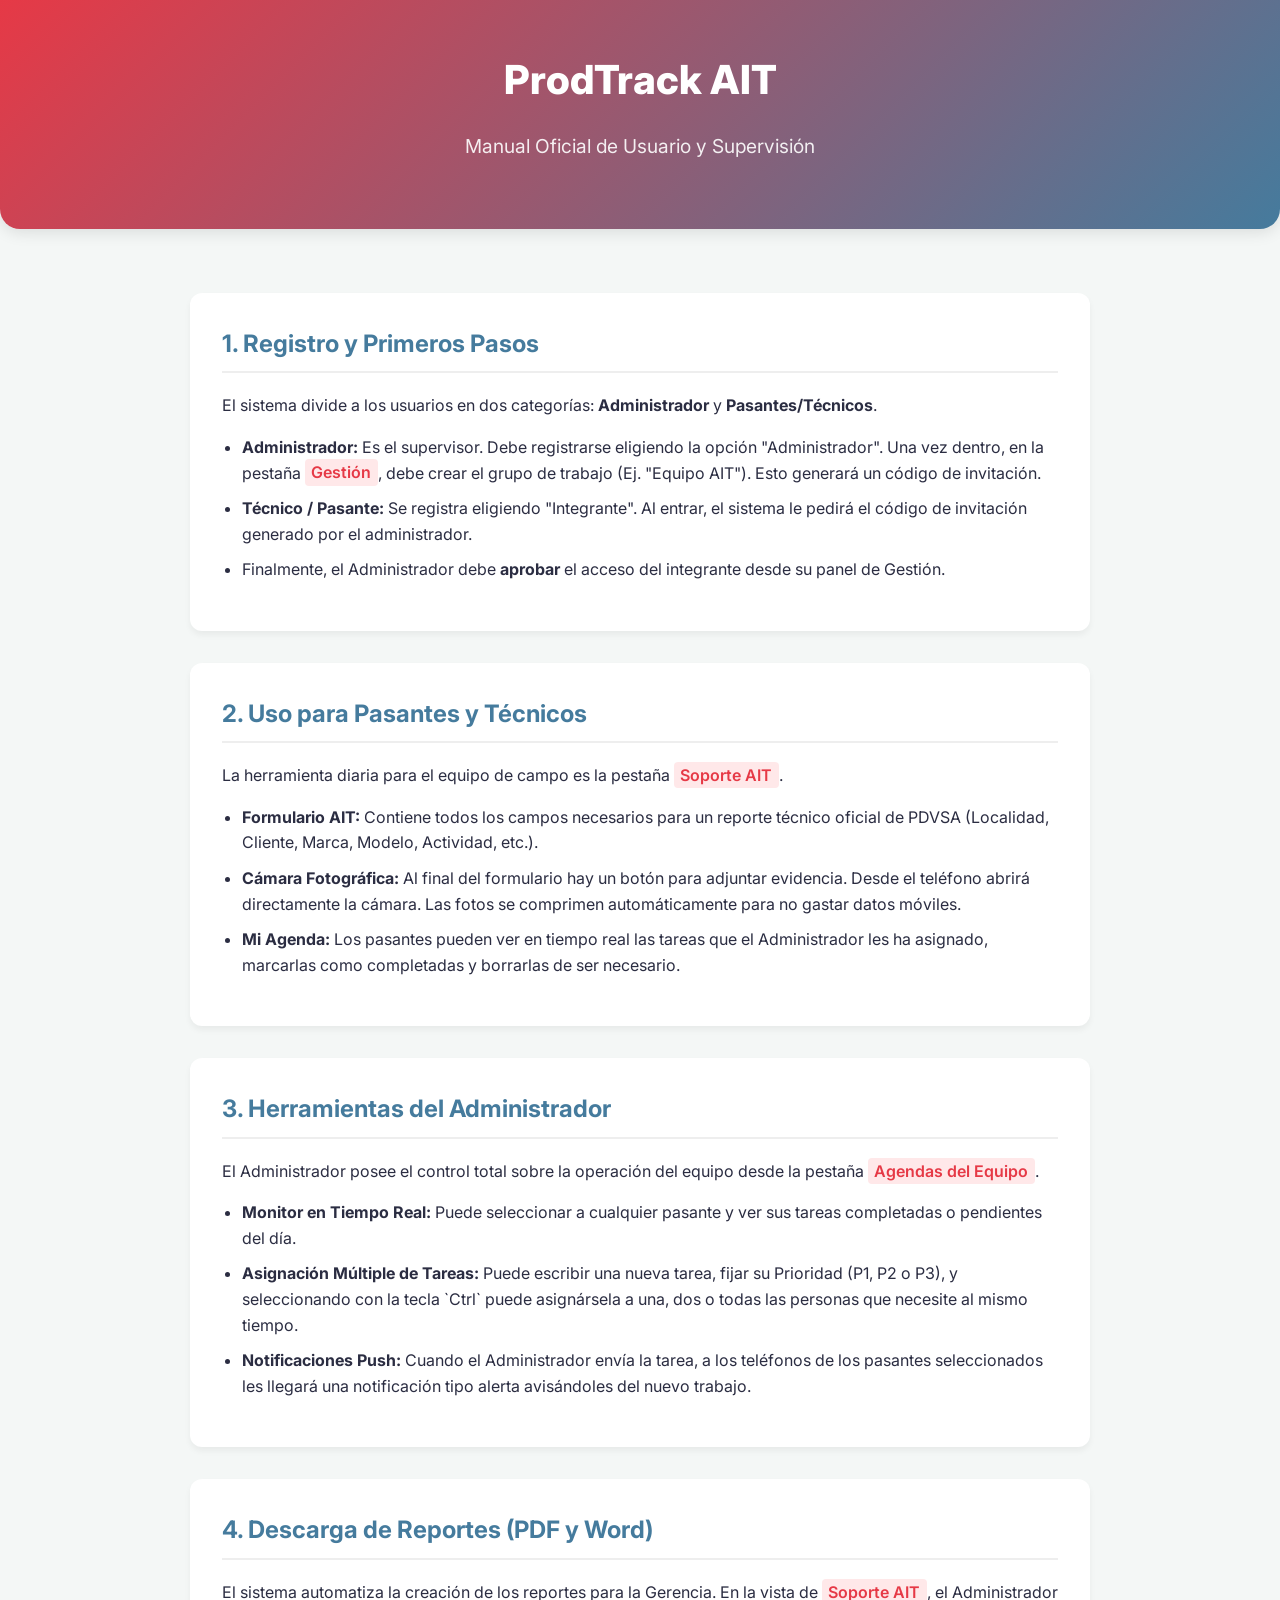
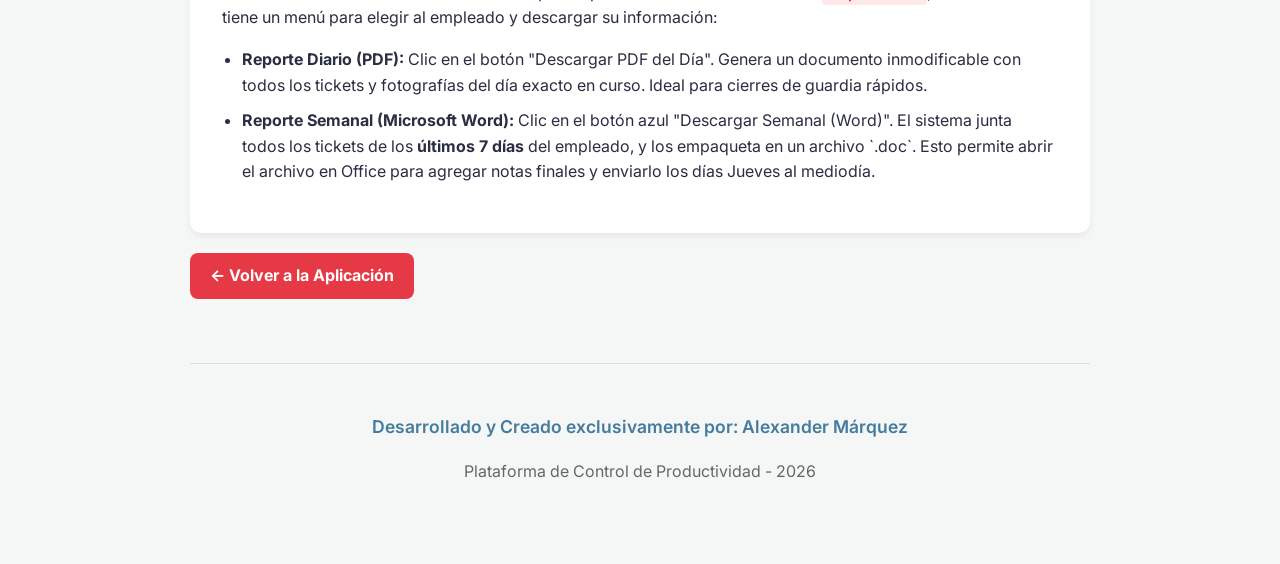
<file: manual.html>
<!DOCTYPE html>
<html lang="es">
<head>
    <meta charset="UTF-8">
    <meta name="viewport" content="width=device-width, initial-scale=1.0">
    <title>Manual de Usuario - ProdTrack AIT</title>
    <link href="https://fonts.googleapis.com/css2?family=Inter:wght@300;400;600;800&display=swap" rel="stylesheet">
    <style>
        :root {
            --primary-color: #E63946;
            --secondary-color: #457B9D;
            --bg-color: #f4f7f6;
            --text-color: #2b2d42;
            --card-bg: #ffffff;
        }

        body {
            font-family: 'Inter', sans-serif;
            background-color: var(--bg-color);
            color: var(--text-color);
            line-height: 1.6;
            margin: 0;
            padding: 0;
        }

        .container {
            max-width: 900px;
            margin: 0 auto;
            padding: 2rem;
        }

        header {
            text-align: center;
            padding: 3rem 0;
            background: linear-gradient(135deg, var(--primary-color), var(--secondary-color));
            color: white;
            border-radius: 0 0 20px 20px;
            box-shadow: 0 4px 15px rgba(0,0,0,0.1);
        }

        header h1 {
            margin: 0;
            font-size: 2.5rem;
            font-weight: 800;
        }

        header p {
            font-size: 1.2rem;
            opacity: 0.9;
        }

        .section {
            background-color: var(--card-bg);
            border-radius: 12px;
            padding: 2rem;
            margin-top: 2rem;
            box-shadow: 0 4px 6px rgba(0,0,0,0.05);
            transition: transform 0.3s ease;
        }

        .section:hover {
            transform: translateY(-5px);
        }

        .section h2 {
            color: var(--secondary-color);
            border-bottom: 2px solid #eee;
            padding-bottom: 0.5rem;
            margin-top: 0;
        }

        ul {
            padding-left: 20px;
        }

        li {
            margin-bottom: 10px;
        }

        .highlight {
            background-color: #ffe8e9;
            color: var(--primary-color);
            padding: 0.2rem 0.4rem;
            border-radius: 4px;
            font-weight: 600;
        }

        .footer {
            text-align: center;
            margin-top: 4rem;
            padding: 2rem;
            color: #666;
            border-top: 1px solid #ddd;
        }

        .credits {
            font-size: 1.1rem;
            font-weight: 600;
            color: var(--secondary-color);
        }

        .btn-return {
            display: inline-block;
            margin-top: 20px;
            padding: 10px 20px;
            background-color: var(--primary-color);
            color: white;
            text-decoration: none;
            border-radius: 8px;
            font-weight: bold;
            transition: background 0.3s ease;
        }

        .btn-return:hover {
            background-color: #d62828;
        }
    </style>
</head>
<body>

    <header>
        <h1>ProdTrack AIT</h1>
        <p>Manual Oficial de Usuario y Supervisión</p>
    </header>

    <div class="container">
        
        <div class="section">
            <h2>1. Registro y Primeros Pasos</h2>
            <p>El sistema divide a los usuarios en dos categorías: <strong>Administrador</strong> y <strong>Pasantes/Técnicos</strong>.</p>
            <ul>
                <li><strong>Administrador:</strong> Es el supervisor. Debe registrarse eligiendo la opción "Administrador". Una vez dentro, en la pestaña <span class="highlight">Gestión</span>, debe crear el grupo de trabajo (Ej. "Equipo AIT"). Esto generará un código de invitación.</li>
                <li><strong>Técnico / Pasante:</strong> Se registra eligiendo "Integrante". Al entrar, el sistema le pedirá el código de invitación generado por el administrador.</li>
                <li>Finalmente, el Administrador debe <strong>aprobar</strong> el acceso del integrante desde su panel de Gestión.</li>
            </ul>
        </div>

        <div class="section">
            <h2>2. Uso para Pasantes y Técnicos</h2>
            <p>La herramienta diaria para el equipo de campo es la pestaña <span class="highlight">Soporte AIT</span>.</p>
            <ul>
                <li><strong>Formulario AIT:</strong> Contiene todos los campos necesarios para un reporte técnico oficial de PDVSA (Localidad, Cliente, Marca, Modelo, Actividad, etc.).</li>
                <li><strong>Cámara Fotográfica:</strong> Al final del formulario hay un botón para adjuntar evidencia. Desde el teléfono abrirá directamente la cámara. Las fotos se comprimen automáticamente para no gastar datos móviles.</li>
                <li><strong>Mi Agenda:</strong> Los pasantes pueden ver en tiempo real las tareas que el Administrador les ha asignado, marcarlas como completadas y borrarlas de ser necesario.</li>
            </ul>
        </div>

        <div class="section">
            <h2>3. Herramientas del Administrador</h2>
            <p>El Administrador posee el control total sobre la operación del equipo desde la pestaña <span class="highlight">Agendas del Equipo</span>.</p>
            <ul>
                <li><strong>Monitor en Tiempo Real:</strong> Puede seleccionar a cualquier pasante y ver sus tareas completadas o pendientes del día.</li>
                <li><strong>Asignación Múltiple de Tareas:</strong> Puede escribir una nueva tarea, fijar su Prioridad (P1, P2 o P3), y seleccionando con la tecla `Ctrl` puede asignársela a una, dos o todas las personas que necesite al mismo tiempo.</li>
                <li><strong>Notificaciones Push:</strong> Cuando el Administrador envía la tarea, a los teléfonos de los pasantes seleccionados les llegará una notificación tipo alerta avisándoles del nuevo trabajo.</li>
            </ul>
        </div>

        <div class="section">
            <h2>4. Descarga de Reportes (PDF y Word)</h2>
            <p>El sistema automatiza la creación de los reportes para la Gerencia. En la vista de <span class="highlight">Soporte AIT</span>, el Administrador tiene un menú para elegir al empleado y descargar su información:</p>
            <ul>
                <li><strong>Reporte Diario (PDF):</strong> Clic en el botón "Descargar PDF del Día". Genera un documento inmodificable con todos los tickets y fotografías del día exacto en curso. Ideal para cierres de guardia rápidos.</li>
                <li><strong>Reporte Semanal (Microsoft Word):</strong> Clic en el botón azul "Descargar Semanal (Word)". El sistema junta todos los tickets de los <strong>últimos 7 días</strong> del empleado, y los empaqueta en un archivo `.doc`. Esto permite abrir el archivo en Office para agregar notas finales y enviarlo los días Jueves al mediodía.</li>
            </ul>
        </div>

        <a href="index.html" class="btn-return">← Volver a la Aplicación</a>

        <div class="footer">
            <p class="credits">Desarrollado y Creado exclusivamente por: Alexander Márquez</p>
            <p>Plataforma de Control de Productividad - 2026</p>
        </div>

    </div>
</body>
</html>
</file>
